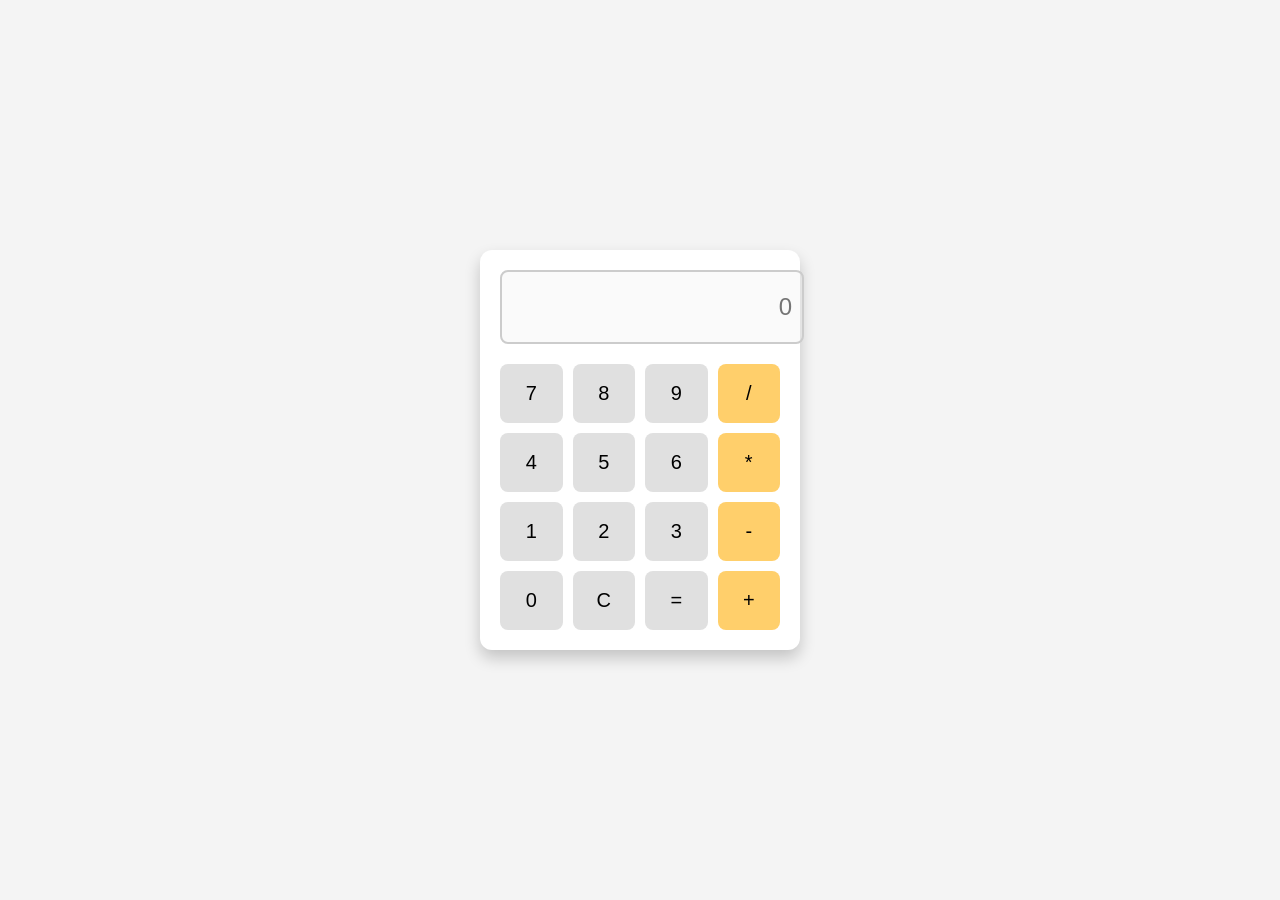
<file: calculator.html>
<!DOCTYPE html>
<html lang="en">
<head>
  <meta charset="UTF-8" />
  <meta name="viewport" content="width=device-width, initial-scale=1.0" />
  <title>Basic Calculator</title>
  <link rel="stylesheet" href="calculator.css" />
</head>
<body>
  <div class="calculator">
    <input type="text" id="display" placeholder="0" disabled />
    <div class="buttons">
      <button class="btn">7</button>
      <button class="btn">8</button>
      <button class="btn">9</button>
      <button class="btn operator">/</button>

      <button class="btn">4</button>
      <button class="btn">5</button>
      <button class="btn">6</button>
      <button class="btn operator">*</button>

      <button class="btn">1</button>
      <button class="btn">2</button>
      <button class="btn">3</button>
      <button class="btn operator">-</button>

      <button class="btn">0</button>
      <button class="btn">C</button>
      <button class="btn">=</button>
      <button class="btn operator">+</button>
    </div>
  </div>

  <script src="script.js"></script>
</body>
</html>
</file>
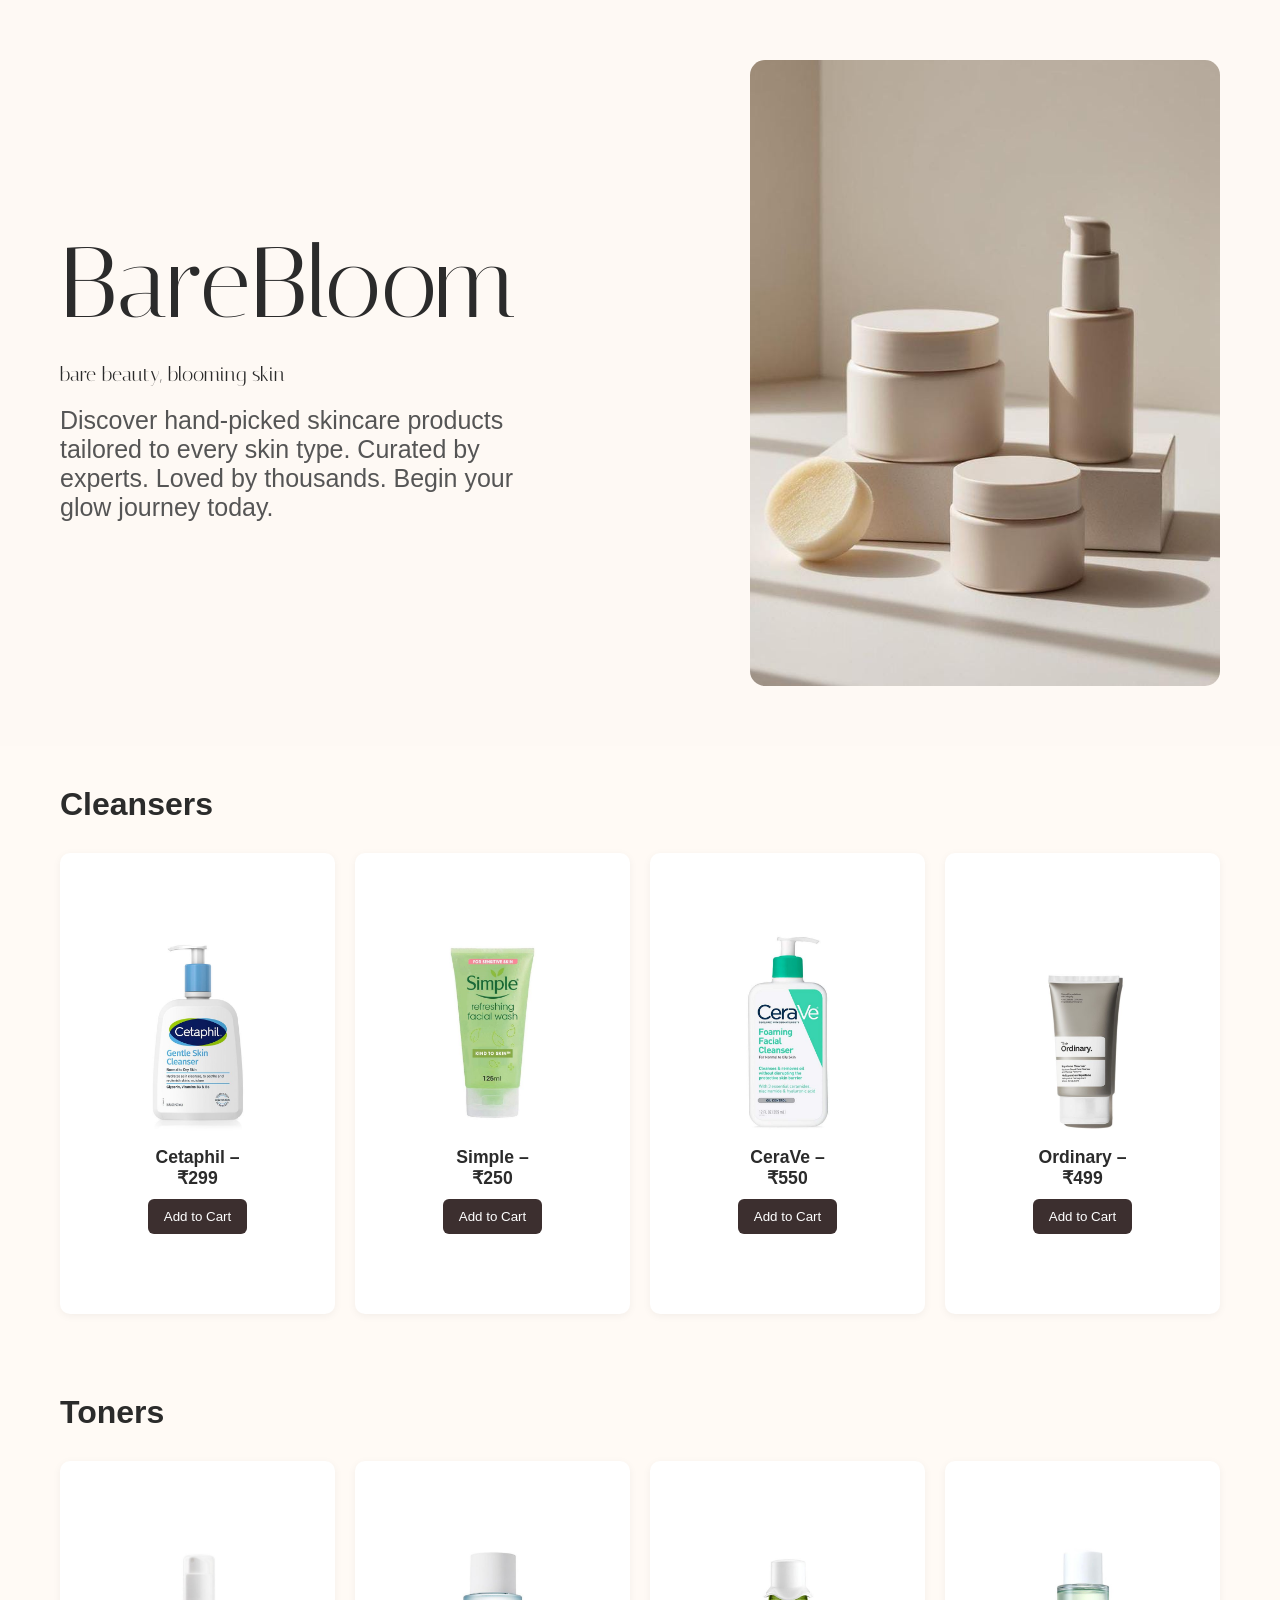
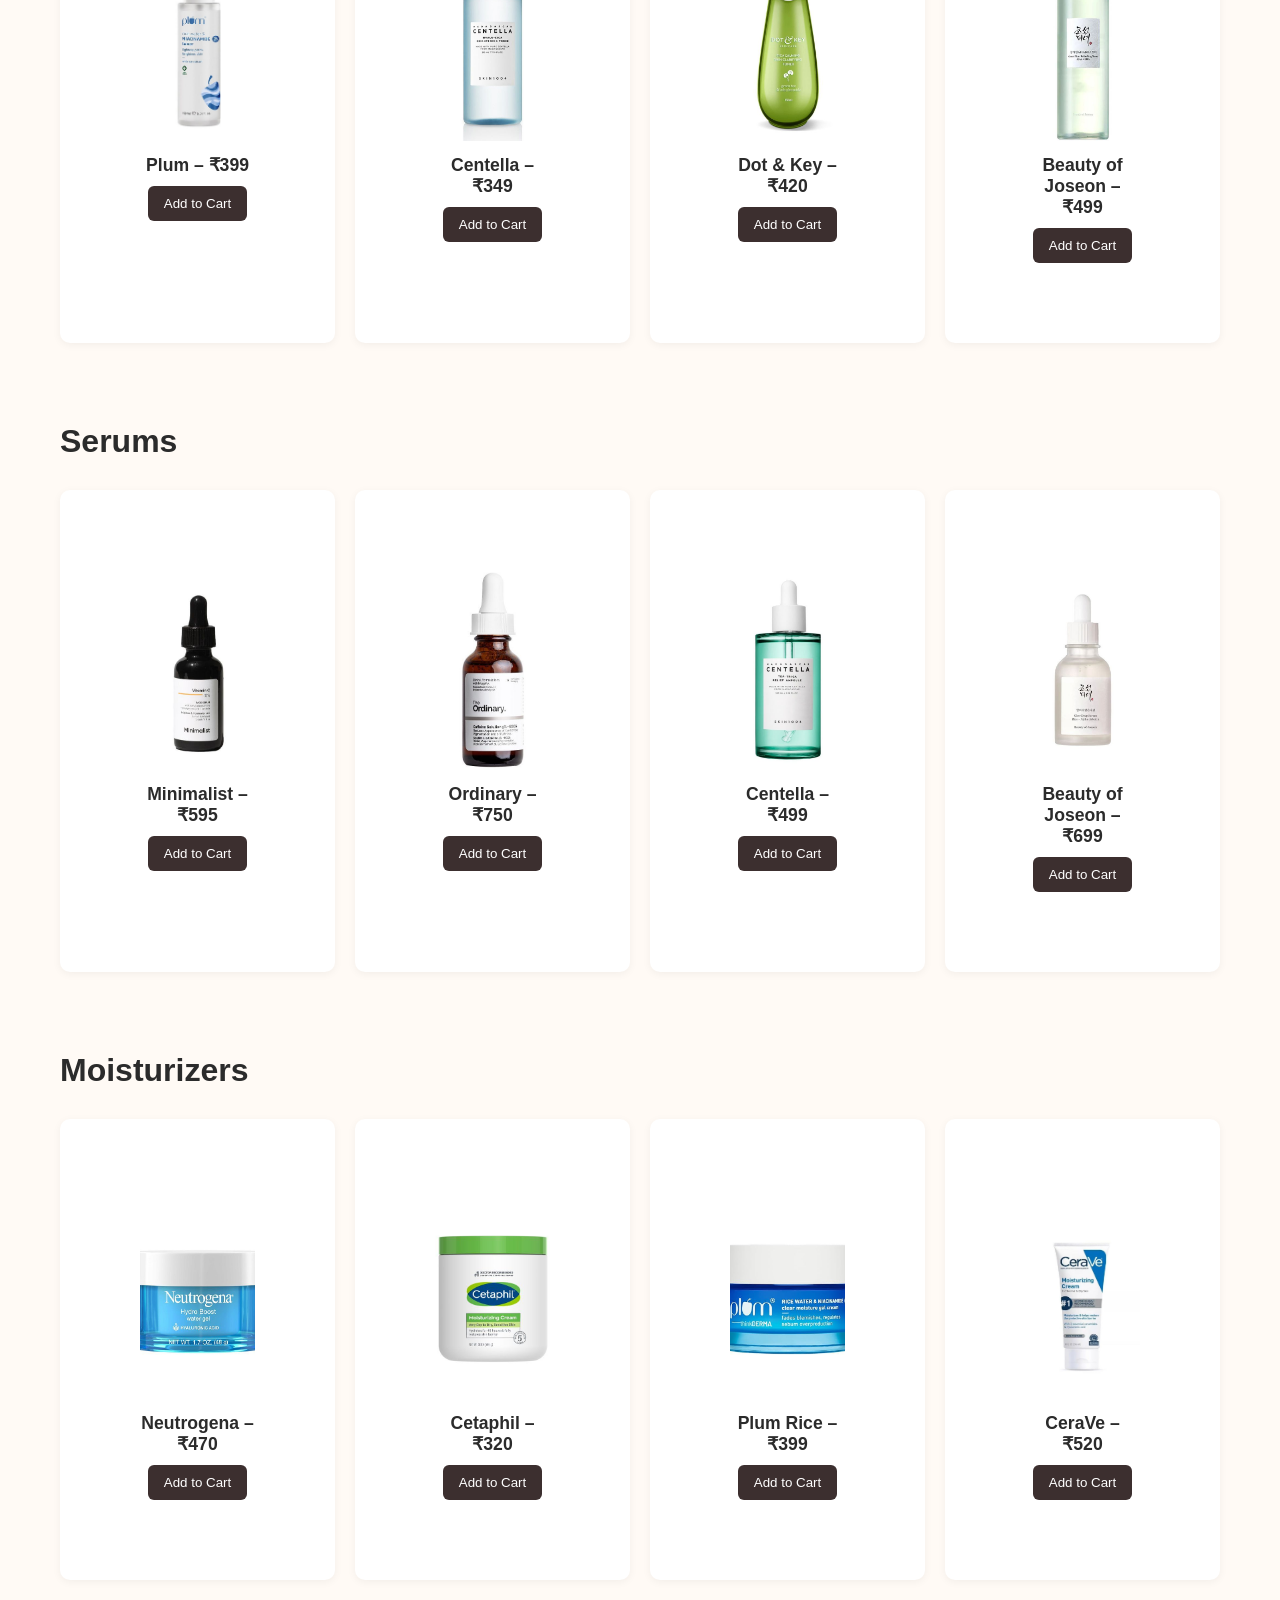
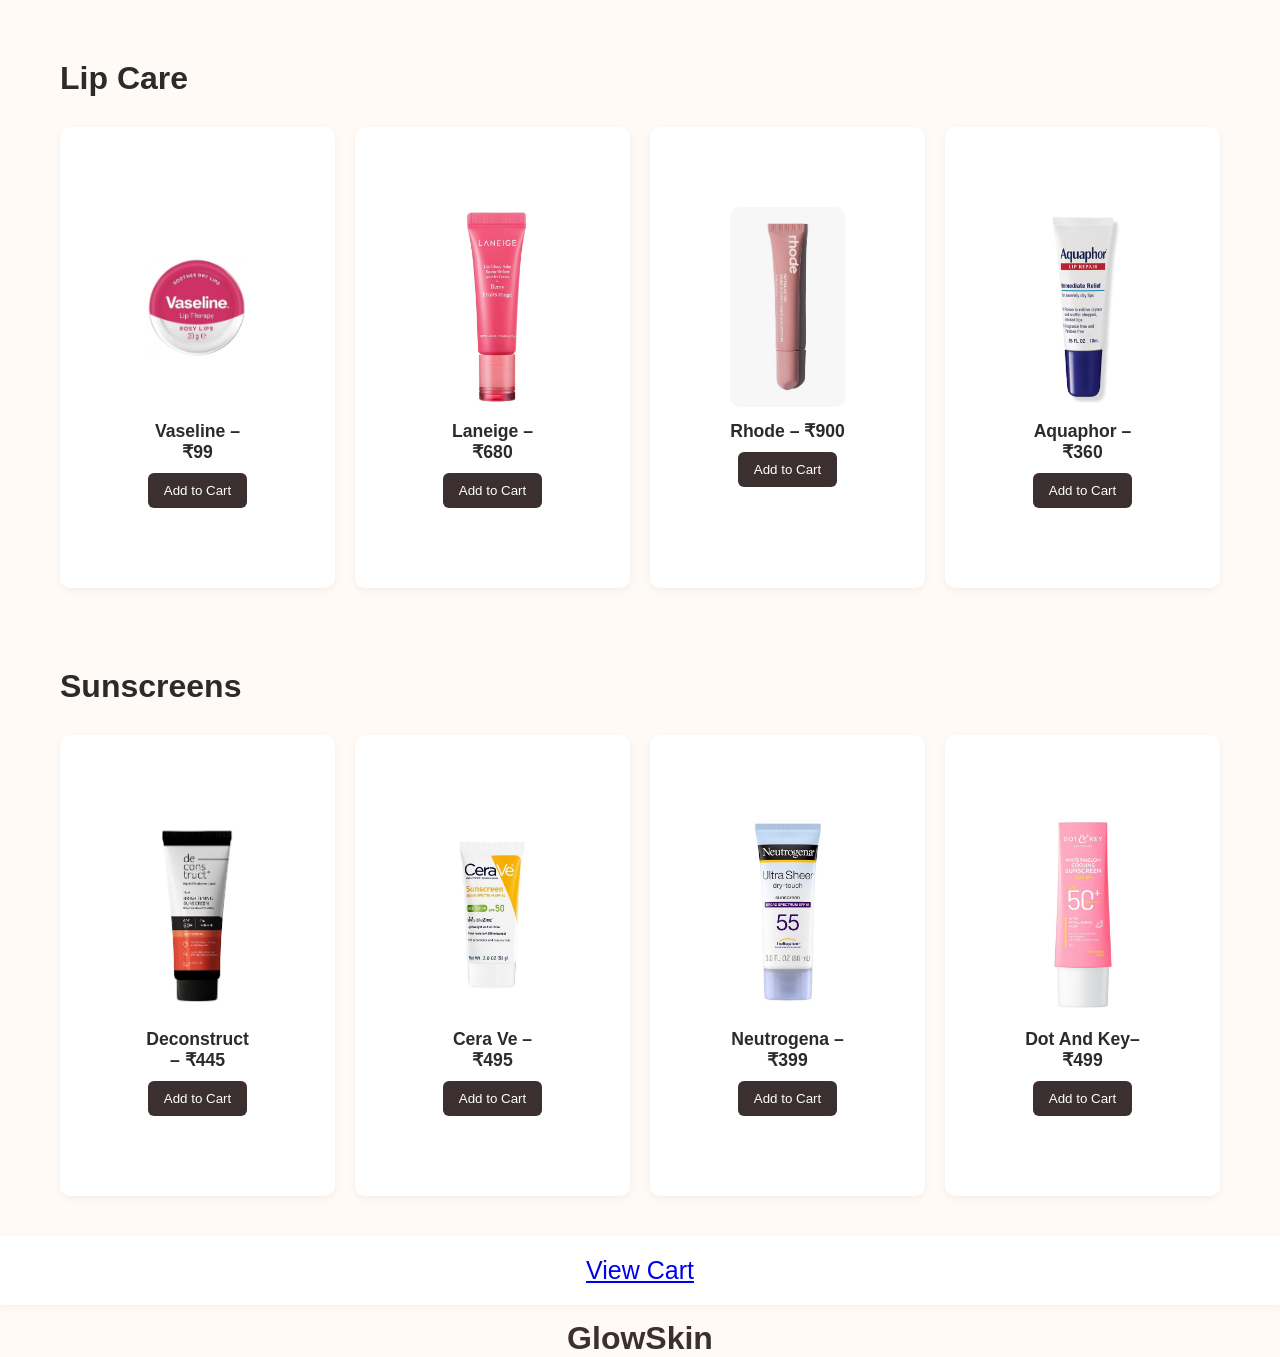
<file: landing.html>
<!DOCTYPE html>
<html lang="en">
<head>
  <meta charset="UTF-8" />
  <meta name="viewport" content="width=device-width, initial-scale=1.0" />
  <title>SKIN's - Home</title>

  <link rel="preconnect" href="https://fonts.googleapis.com">
<link rel="preconnect" href="https://fonts.gstatic.com" crossorigin>
<link href="https://fonts.googleapis.com/css2?family=Italiana&display=swap" rel="stylesheet">
  
  <link href="style.css" rel="stylesheet">
 <link href="cart.html" rel="veiw cart">
 
</head>
<body>


  <div class="hero">
    <div >
      <h1 class="head-text">BareBloom</h1>
      <p class="short-text">bare beauty, blooming skin</p>
      <p class="hero-text">Discover hand-picked skincare products tailored to every skin type. Curated by experts. Loved by thousands. Begin your glow journey today.</p>
    </div>
    <img src="header pic.jpg" alt="GlowSkin Hero" />
  </div>

  <section>
    <h2>Cleansers</h2>
    <div class="product-grid">
      <div class="product-card"><img src="cetaphilcleanser.jpg"><h3>Cetaphil – ₹299</h3><button onclick="addToCart('Cetaphil', 299)">Add to Cart</button></div>
      <div class="product-card"><img src="simplecleanser.jpg"><h3>Simple – ₹250</h3><button onclick="addToCart('Simple', 250)">Add to Cart</button></div>
      <div class="product-card"><img src="ceravecleanser.jpg"><h3>CeraVe – ₹550</h3><button onclick="addToCart('CeraVe', 550)">Add to Cart</button></div>
      <div class="product-card"><img src="ordincleanser.jpg"><h3>Ordinary – ₹499</h3><button onclick="addToCart('Ordinary', 499)">Add to Cart</button></div>
    </div>
  </section>

  <section>
    <h2>Toners</h2>
    <div class="product-grid">
      <div class="product-card"><img src="plumtomer.jpg"><h3>Plum  – ₹399</h3><button onclick="addToCart('Plum Rice Toner', 399)">Add to Cart</button></div>
      <div class="product-card"><img src="centoner.jpg"><h3>Centella – ₹349</h3><button onclick="addToCart('Centella Toner', 349)">Add to Cart</button></div>
      <div class="product-card"><img src="dottoner.jpg"><h3>Dot & Key – ₹420</h3><button onclick="addToCart('Dot & Key Toner', 420)">Add to Cart</button></div>
      <div class="product-card"><img src="joseontonr.jpg"><h3>Beauty of Joseon – ₹499</h3><button onclick="addToCart('BOJ Toner', 499)">Add to Cart</button></div>
    </div>
  </section>

  <section>
    <h2>Serums</h2>
    <div class="product-grid">
      <div class="product-card"><img src="mimalistserum.jpeg"><h3>Minimalist – ₹595</h3><button onclick="addToCart('Minimalist Serum', 595)">Add to Cart</button></div>
      <div class="product-card"><img src="Theordinayserum.jpeg"><h3>Ordinary – ₹750</h3><button onclick="addToCart('Ordinary Serum', 750)">Add to Cart</button></div>
      <div class="product-card"><img src="Madagascar Centella Tea-Trica Relief Ampoule.jpeg"><h3>Centella – ₹499</h3><button onclick="addToCart('Centella Serum', 499)">Add to Cart</button></div>
      <div class="product-card"><img src="Glow Deep Serum_ Rice + Arbutin - 30ml.jpeg"><h3>Beauty of Joseon – ₹699</h3><button onclick="addToCart('BOJ Serum', 699)">Add to Cart</button></div>
    </div>
  </section>

  <section>
    <h2>Moisturizers</h2>
    <div class="product-grid">
      <div class="product-card"><img src="11 Best Neutrogena.jpeg"><h3>Neutrogena – ₹470</h3><button onclick="addToCart('Neutrogena', 470)">Add to Cart</button></div>
      <div class="product-card"><img src="ceta mois.jpeg"><h3>Cetaphil – ₹320</h3><button onclick="addToCart('Cetaphil Moist', 320)">Add to Cart</button></div>
      <div class="product-card"><img src="plum mois.jpeg"><h3>Plum Rice – ₹399</h3><button onclick="addToCart('Plum Moist', 399)">Add to Cart</button></div>
      <div class="product-card"><img src="Cerave Moisturizing.jpeg"><h3>CeraVe – ₹520</h3><button onclick="addToCart('CeraVe Moist', 520)">Add to Cart</button></div>
    </div>
  </section>

  <section>
    <h2>Lip Care</h2>
    <div class="product-grid">
      <div class="product-card"><img src="vaeline.jpeg"><h3>Vaseline – ₹99</h3><button onclick="addToCart('Vaseline Lip', 99)">Add to Cart</button></div>
      <div class="product-card"><img src="LANEIGE.jpeg"><h3>Laneige – ₹680</h3><button onclick="addToCart('Laneige Lip', 680)">Add to Cart</button></div>
      <div class="product-card"><img src="rhode.jpeg"><h3>Rhode – ₹900</h3><button onclick="addToCart('Butter Lip', 410)">Add to Cart</button></div>
      <div class="product-card"><img src="aquaphor.jpeg"><h3>Aquaphor – ₹360</h3><button onclick="addToCart('Aquaphor Lip', 360)">Add to Cart</button></div>
    </div>
  </section>

  <section>
    <h2>Sunscreens</h2>
    <div class="product-grid">
      <div class="product-card"><img src="deconstruct.jpeg"><h3>Deconstruct – ₹445</h3><button onclick="addToCart('La Shield Sunscreen', 545)">Add to Cart</button></div>
      <div class="product-card"><img src="ceravesun.jpeg"><h3>Cera Ve – ₹495</h3><button onclick="addToCart('Minimalist Sunscreen', 495)">Add to Cart</button></div>
      <div class="product-card"><img src="Neutrogena Ultra Sheer Dry-Touch.jpeg"><h3>Neutrogena – ₹399</h3><button onclick="addToCart('Aqualogica Sunscreen', 399)">Add to Cart</button></div>
    <div class="product-card"><img src="Dot & Key Sunscreen.jpeg"><h3>Dot And Key– ₹499</h3><button onclick="addToCart('Aqualogica Sunscreen', 399)">Add to Cart</button></div>
    </div>
  </section>

 <div class="footer">
    <a href="cart.html">View Cart</a></div>

  <h2 class="logo">GlowSkin</h2>
  
</div>

  <script>
    function addToCart(name, price) {
      let cart = JSON.parse(localStorage.getItem("cartItems")) || [];
      cart.push({ name, price });
      localStorage.setItem("cartItems", JSON.stringify(cart));
      alert(`${name} added to cart!`);
    }
  </script>
</body>
</html>
</file>
<file: calculator.css>
body {
  margin: 0;
  padding: 0;
  background: #f4f4f4;
  display: flex;
  justify-content: center;
  align-items: center;
  height: 100vh;
  font-family: 'Segoe UI', sans-serif;
}

.calculator {
  background: #ffffff;
  padding: 20px;
  border-radius: 12px;
  box-shadow: 0 8px 16px rgba(0, 0, 0, 0.2);
  width: 280px;
}

#display {
  width: 100%;
  height: 50px;
  font-size: 24px;
  text-align: right;
  margin-bottom: 20px;
  padding: 10px;
  border: 2px solid #ccc;
  border-radius: 8px;
}

.buttons {
  display: grid;
  grid-template-columns: repeat(4, 1fr);
  gap: 10px;
}

button.btn {
  padding: 18px;
  font-size: 20px;
  border: none;
  border-radius: 8px;
  background-color: #e0e0e0;
  cursor: pointer;
  transition: background-color 0.2s;
}

button.operator {
  background-color: #ffcf6b;
}

button.btn:hover {
  background-color: #d3d3d3;
}
</file>
<file: style.css>
* {
      margin: 0;
      padding: 0;
      box-sizing: border-box;
      font-family: 'Outfit', sans-serif;
    }
    body {
      background-color: #fffaf5;
      color: #2b2b2b;
    }
    header {
      display: flex;
      justify-content: space-between;
      align-items: center;
      background-color: #fff0e6;
      padding: 20px 40px;
      border-bottom: 1px solid #ddd;
    }
    .logo {
      font-size: 2rem;
      font-weight: bold;
      color: #3c2f2f;
    }
    .hero {
      display: flex;
      flex-wrap: wrap;
      align-items: center;
      justify-content: space-between;
      padding: 60px;
      background-color: #fef9f4;
    }
    .hero-text {
        max-width: 500px;
    font-size: 25px;
      color: #555;
    }


   .head-text{ 
  font-family: "Italiana", sans-serif;
  font-weight: 400;
  font-style: normal;
  font-size: 100px;
   margin-bottom: 20px;
}
.short-text{
    font-size: 20px;
    font-family:"Italiana", sans-serif; 
     margin-bottom: 20px;
}

    .hero img {
      max-width: 470px;
      border-radius: 15px;
    

    }

    section {
      padding: 40px 60px;
    }

    section h2 {
      font-size: 2rem;
      margin-bottom: 30px;
    }

    .product-grid {
      display: grid;
      grid-template-columns: repeat(auto-fit, minmax(220px, 1fr));
      gap: 20px;
    }

    .product-card {
      background: #fff;
      border-radius: 10px;
      box-shadow: 0 2px 8px rgba(0, 0, 0, 0.05);
      padding: 80px;
      text-align: center;
    }
    .product-card img {
      width: 100%;
      height: 200px;
      object-fit: cover;
      border-radius: 10px;
      margin-bottom: 10px;
    }
    .product-card h3 {
      font-size: 1.1rem;
      margin-bottom: 10px;
    }
    .product-card button {
      background-color: #3c2f2f;
      color: white;
      border: none;
      padding: 10px 16px;
      border-radius: 6px;
      cursor: pointer;
    }
    .product-card button:hover {
      background-color: #000;
    }
.footer{

    background: #fff;
      border-radius: 3px;
      box-shadow: 0 2px 8px rgba(0, 0, 0, 0.05);
      padding: 5px;
      text-align: center;
      font-size: 25px;
      padding-bottom: 20px;
      padding-top: 20px;
      color: black;
}
.logo{
         text-align: center;
         padding-top: 15px;
}
</file>
